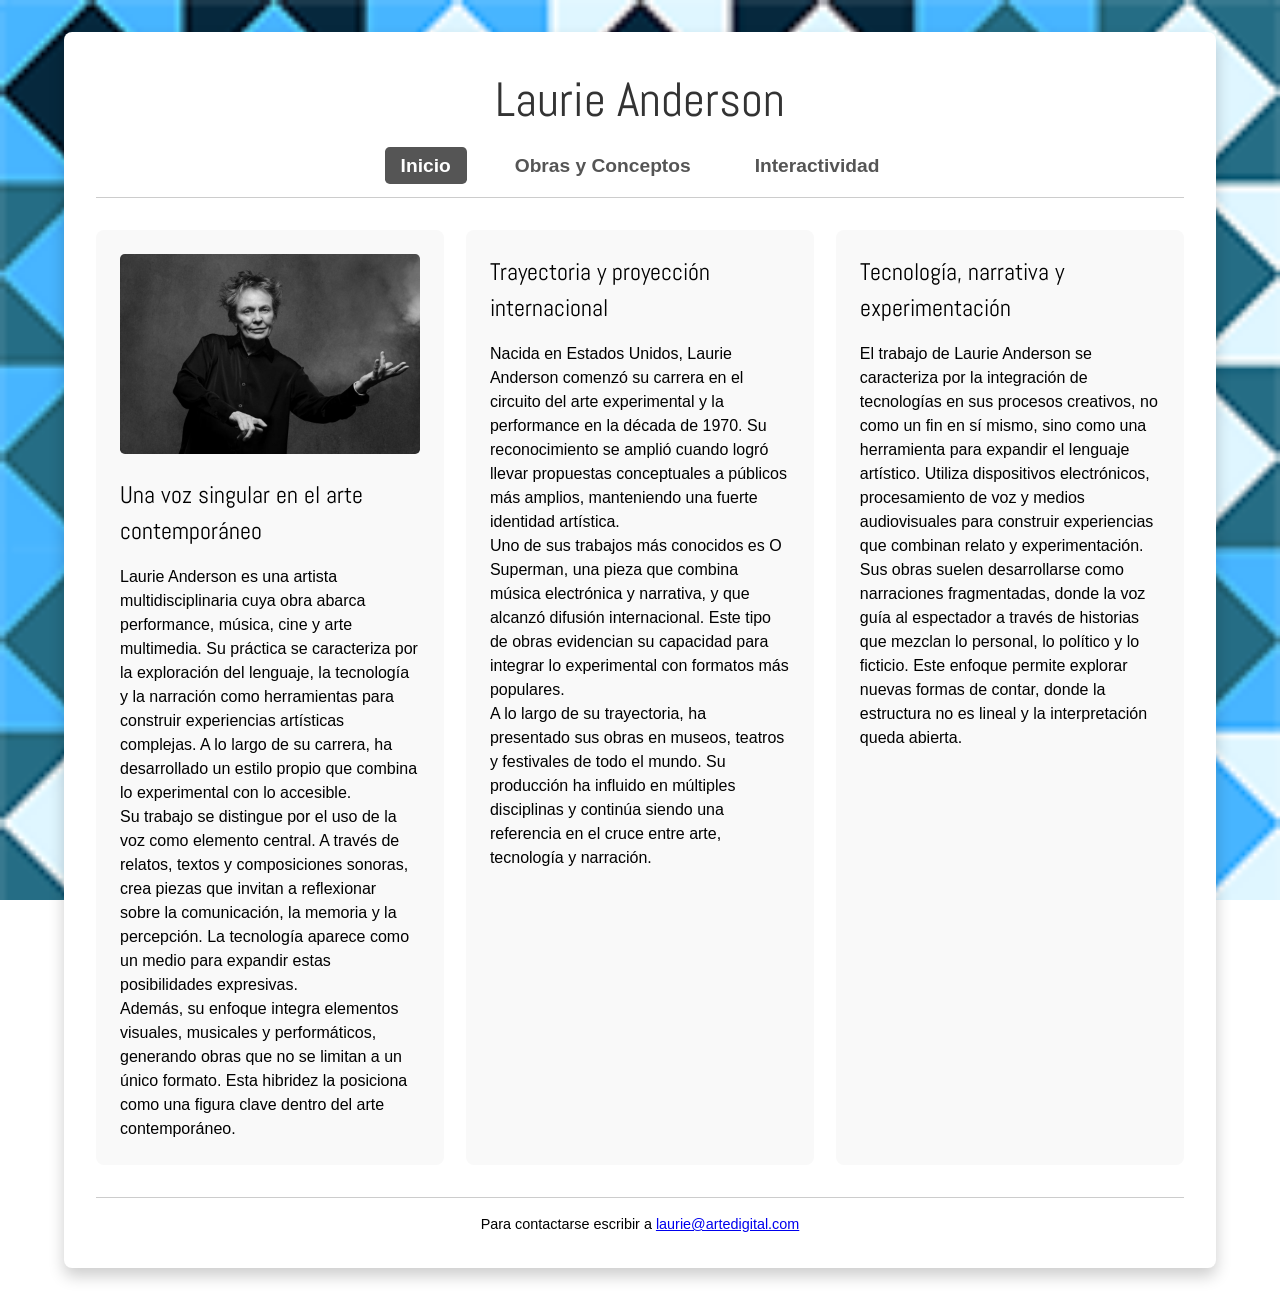
<file: index.html>
<!DOCTYPE html>
<html lang="es">
<head>
    <meta charset="UTF-8">
    <title>Laurie Anderson | Inicio</title>
    <link href="https://fonts.googleapis.com/css2?family=Abel&display=swap" rel="stylesheet">
    <link rel="stylesheet" href="css/estilos.css">
</head>
<body>
    <div class="contenedor">
        <header>
            <h1>Laurie Anderson</h1>
            <nav>
                <ul>
                    <li><a href="index.html" class="activo">Inicio</a></li>
                    <li><a href="galeria/index.html">Obras y Conceptos</a></li>
                    <li><a href="ejercicios/index.html">Interactividad</a></li>
                </ul>
            </nav>
        </header> <main class="layout-inicio">
        <section>
                <article>
                    <img src="materiales-tema2/anderson.jpg" alt="Foto de Laurie Anderson posando.">
                    <h2>Una voz singular en el arte contemporáneo</h2>
                    <p>Laurie Anderson es una artista multidisciplinaria cuya obra abarca performance, música, cine y arte multimedia. Su práctica se caracteriza por la exploración del lenguaje, la tecnología y la narración como herramientas para construir experiencias artísticas complejas. A lo largo de su carrera, ha desarrollado un estilo propio que combina lo experimental con lo accesible.</p>
                    <p>Su trabajo se distingue por el uso de la voz como elemento central. A través de relatos, textos y composiciones sonoras, crea piezas que invitan a reflexionar sobre la comunicación, la memoria y la percepción. La tecnología aparece como un medio para expandir estas posibilidades expresivas.</p>
                    <p>Además, su enfoque integra elementos visuales, musicales y performáticos, generando obras que no se limitan a un único formato. Esta hibridez la posiciona como una figura clave dentro del arte contemporáneo.</p>
                </article>

                <article>
                    <h2>Trayectoria y proyección internacional</h2>
                    <p>Nacida en Estados Unidos, Laurie Anderson comenzó su carrera en el circuito del arte experimental y la performance en la década de 1970. Su reconocimiento se amplió cuando logró llevar propuestas conceptuales a públicos más amplios, manteniendo una fuerte identidad artística.</p>
                    <p>Uno de sus trabajos más conocidos es O Superman, una pieza que combina música electrónica y narrativa, y que alcanzó difusión internacional. Este tipo de obras evidencian su capacidad para integrar lo experimental con formatos más populares.</p>
                    <p>A lo largo de su trayectoria, ha presentado sus obras en museos, teatros y festivales de todo el mundo. Su producción ha influido en múltiples disciplinas y continúa siendo una referencia en el cruce entre arte, tecnología y narración.</p>
                </article>

                <article>
                    <h2>Tecnología, narrativa y experimentación</h2>
                    <p>El trabajo de Laurie Anderson se caracteriza por la integración de tecnologías en sus procesos creativos, no como un fin en sí mismo, sino como una herramienta para expandir el lenguaje artístico. Utiliza dispositivos electrónicos, procesamiento de voz y medios audiovisuales para construir experiencias que combinan relato y experimentación.</p>
                    <p>Sus obras suelen desarrollarse como narraciones fragmentadas, donde la voz guía al espectador a través de historias que mezclan lo personal, lo político y lo ficticio. Este enfoque permite explorar nuevas formas de contar, donde la estructura no es lineal y la interpretación queda abierta.</p>
                </article>
            </section>
        <footer>
            <p>Para contactarse escribir a <a href="mailto:laurie@artedigital.com">laurie@artedigital.com</a></p>
        </footer>
    </div>
</body>
</html>
</file>
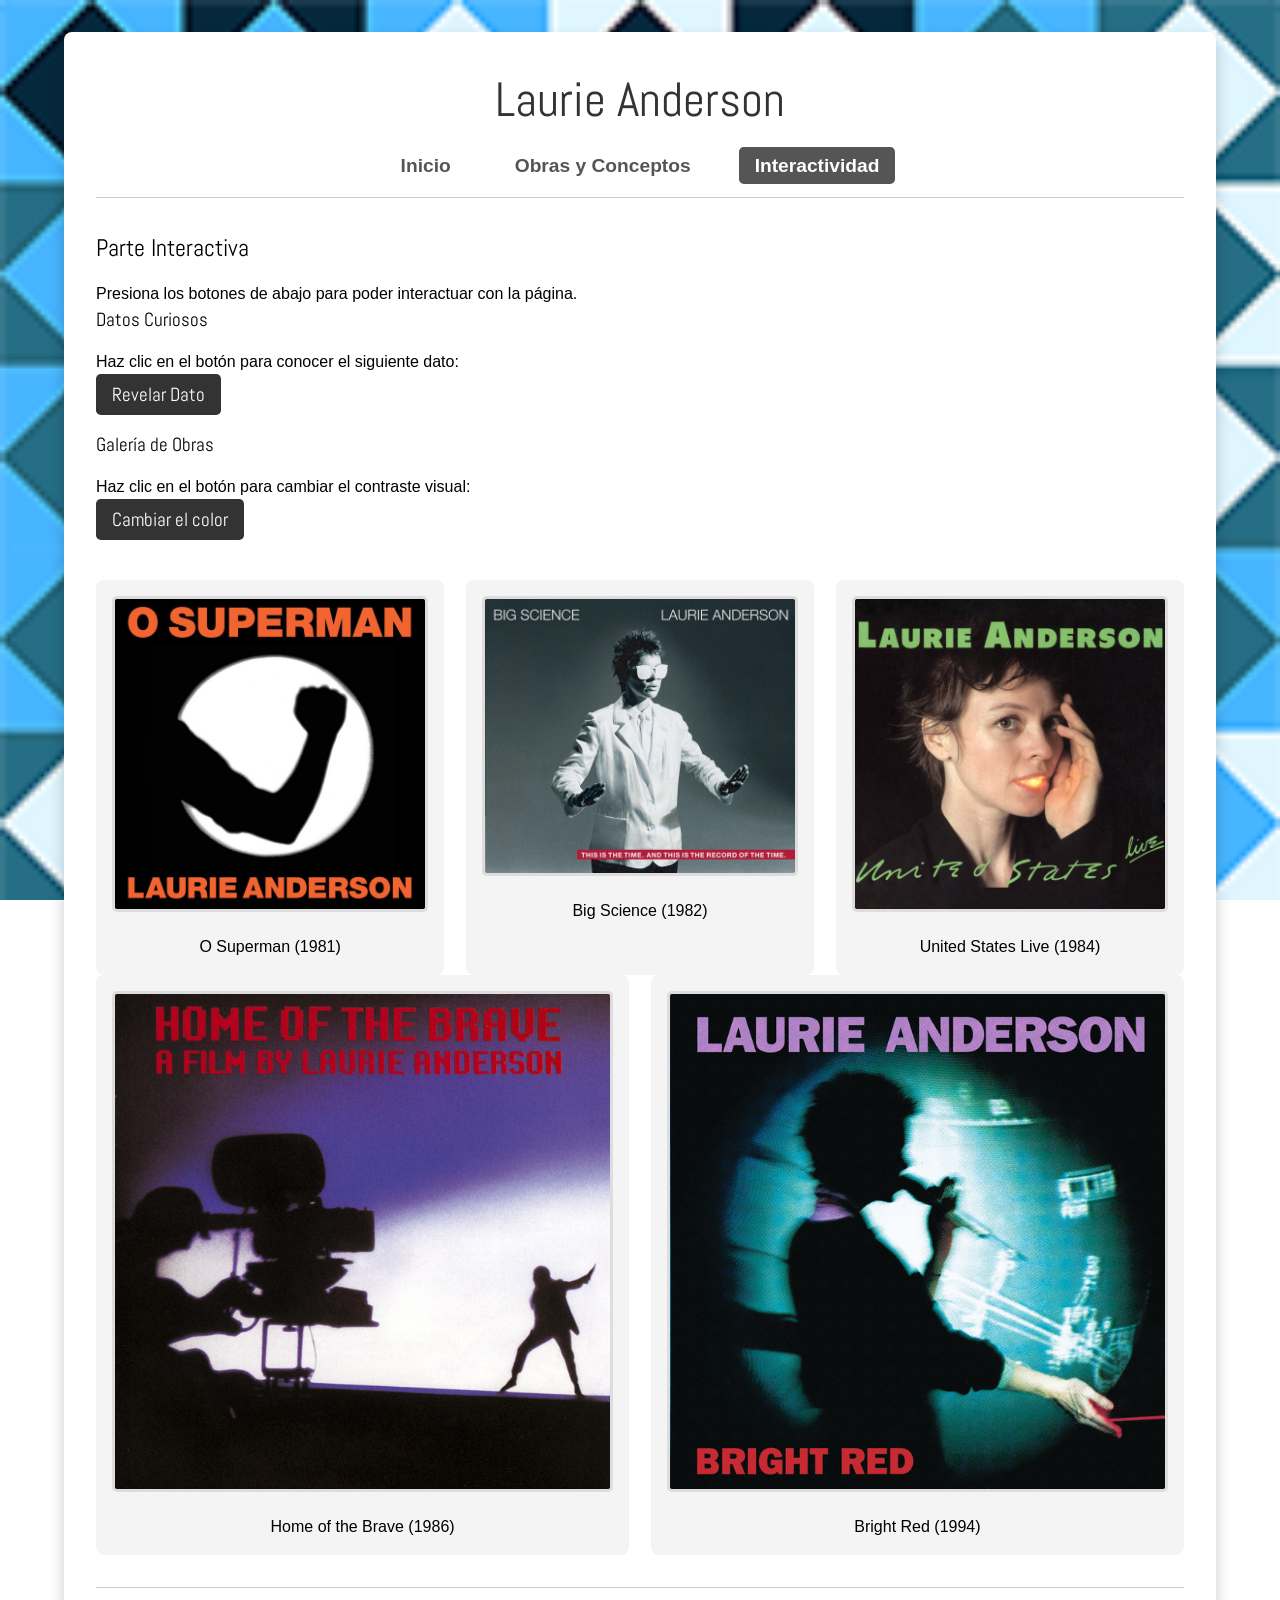
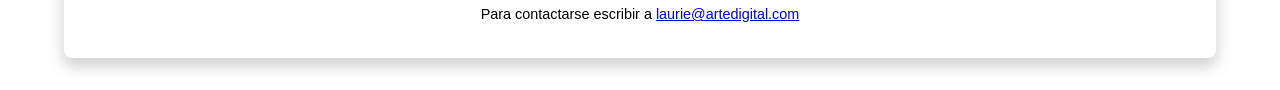
<file: ejercicios/index.html>
<!DOCTYPE html>
<html lang="es">
<head>
    <meta charset="UTF-8">
    <title>Interactividad | Laurie Anderson</title>
    <link href="https://fonts.googleapis.com/css2?family=Abel&display=swap" rel="stylesheet">
    <link rel="stylesheet" href="../css/estilos.css">
</head>
<body>
    <div class="contenedor">
        <header>
            <h1>Laurie Anderson</h1>
            <nav>
                <ul>
                    <li><a href="../index.html">Inicio</a></li>
                    <li><a href="../galeria/index.html">Obras y Conceptos</a></li>
                    <li><a href="index.html" class="activo">Interactividad</a></li>
                </ul>
            </nav>
        </header>
        <main>
            <h2>Parte Interactiva</h2>
            <p>Presiona los botones de abajo para poder interactuar con la página.</p>
            <section>
                <h3>Datos Curiosos</h3>
                <p>Haz clic en el botón para conocer el siguiente dato:</p>
                <button id="btn-dato">Revelar Dato</button>
            </section>

            <section>
                <h3>Galería de Obras</h3>
                <p>Haz clic en el botón para cambiar el contraste visual:</p>
                <button id="btn-tema">Cambiar el color</button>
                <div id="galeria-obras"></div>
            </section>
        </main>
        <footer>
            <p>Para contactarse escribir a <a href="mailto:laurie@artedigital.com">laurie@artedigital.com</a></p>
        </footer>
    </div>
    <script src="../js/script.js"></script>
</body>
</html>
</file>
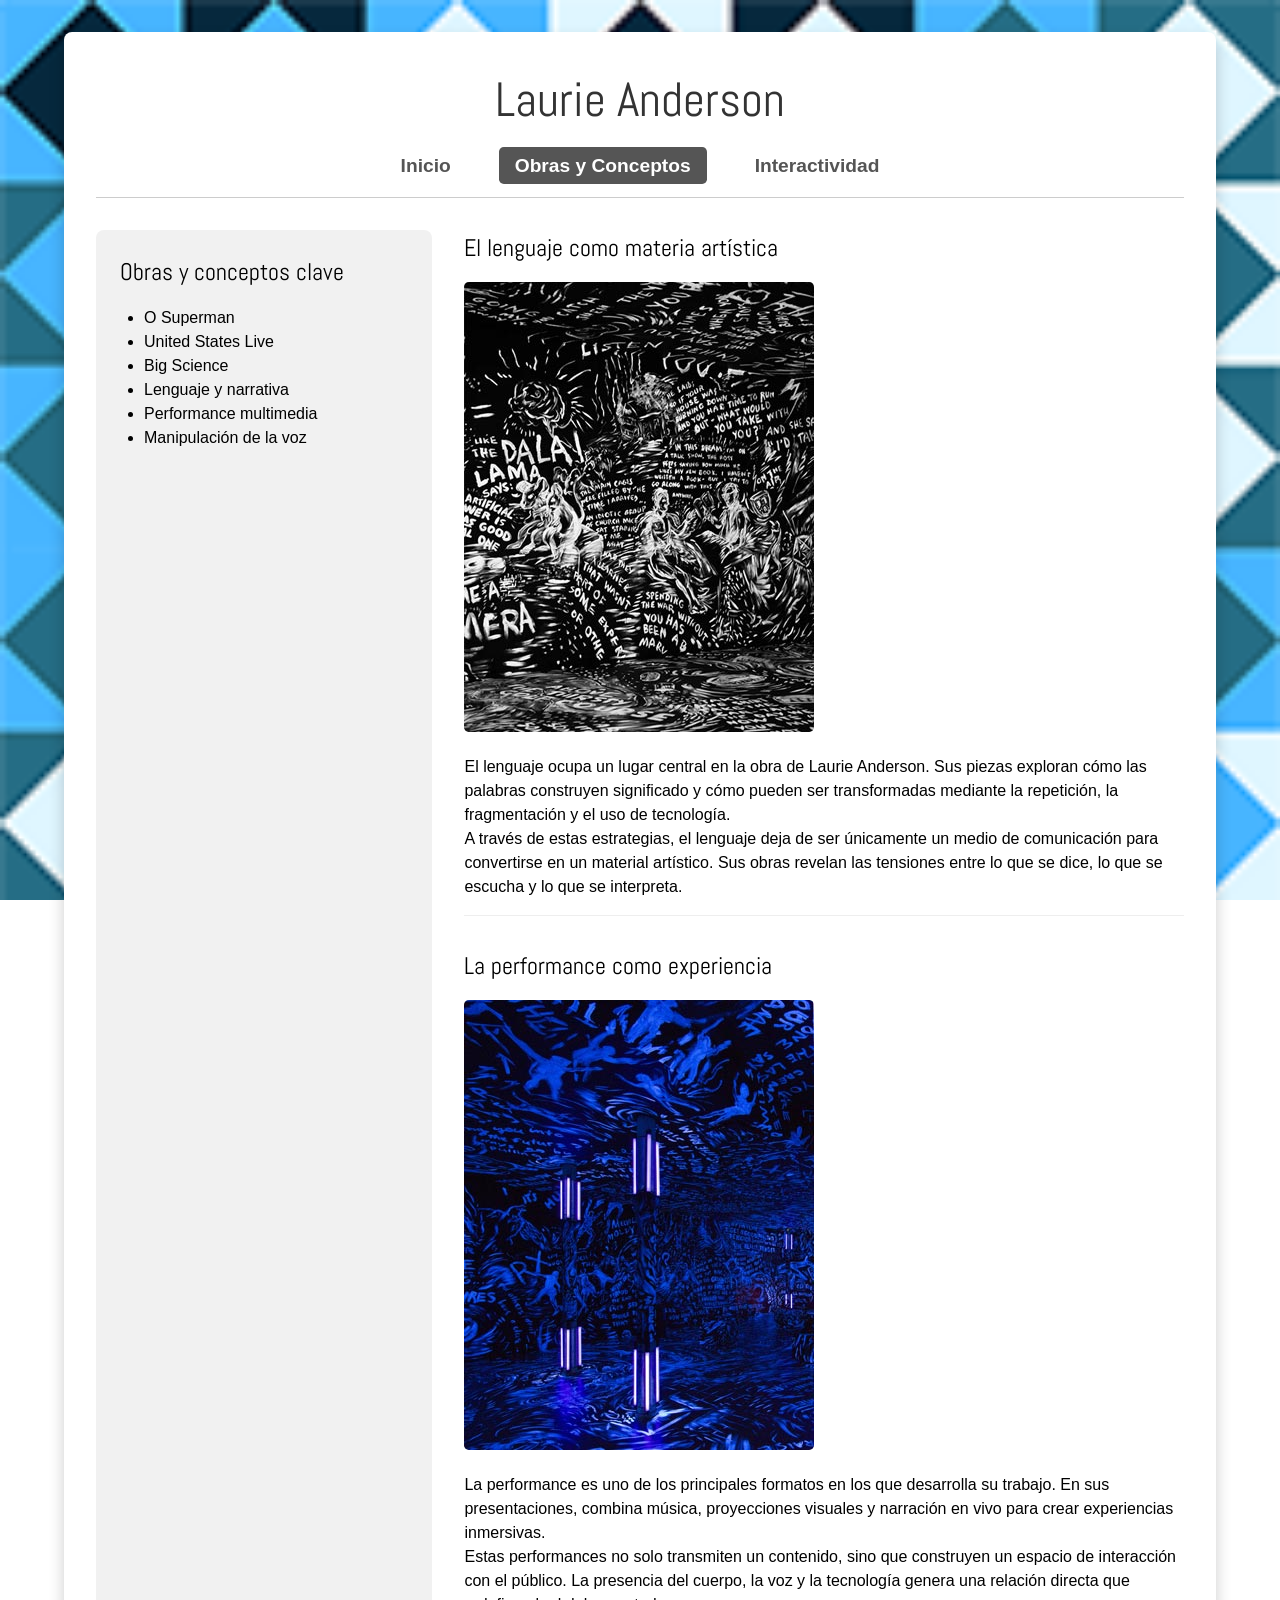
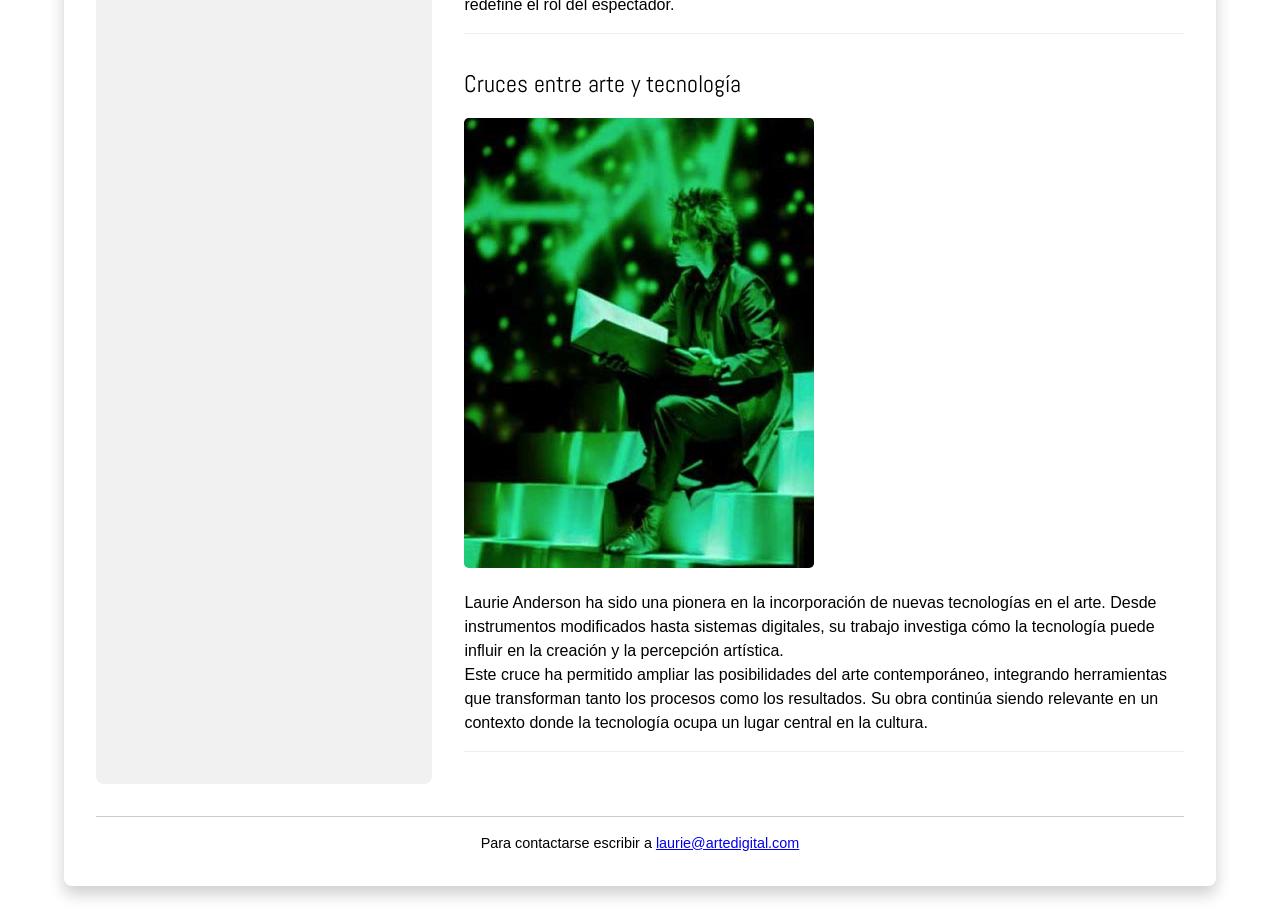
<file: galeria/index.html>
<!DOCTYPE html>
<html lang="es">
<head>
    <meta charset="UTF-8">
    <title>Obras y Conceptos | Laurie Anderson</title>
    <link href="https://fonts.googleapis.com/css2?family=Abel&display=swap" rel="stylesheet">
    <link rel="stylesheet" href="../css/estilos.css">
</head>
<body>
    <div class="contenedor">
        <header>
            <h1>Laurie Anderson</h1>
            <nav>
                <ul>
                    <li><a href="../index.html">Inicio</a></li>
                    <li><a href="index.html" class="activo">Obras y Conceptos</a></li>
                    <li><a href="../ejercicios/index.html">Interactividad</a></li>
                </ul>
            </nav>
        </header> <main class="layout-galeria">
        <main>
            <section>
                <aside>
                    <h2>Obras y conceptos clave</h2>
                    <ul class="lista-conceptos">
                        <li>O Superman</li>
                        <li>United States Live</li>
                        <li>Big Science</li>
                        <li>Lenguaje y narrativa</li>
                        <li>Performance multimedia</li>
                        <li>Manipulación de la voz</li>
                    </ul>
                </aside>
                <div>
                    <article>
                        <h2>El lenguaje como materia artística</h2>
                        <img src="../materiales-tema2/anderson-1.jpg" alt="The Weather de Laurie Anderson.">
                        <p>El lenguaje ocupa un lugar central en la obra de Laurie Anderson. Sus piezas exploran cómo las palabras construyen significado y cómo pueden ser transformadas mediante la repetición, la fragmentación y el uso de tecnología.</p>
                        <p>A través de estas estrategias, el lenguaje deja de ser únicamente un medio de comunicación para convertirse en un material artístico. Sus obras revelan las tensiones entre lo que se dice, lo que se escucha y lo que se interpreta.</p>
                    </article>

                    <article>
                        <h2>La performance como experiencia</h2>
                        <img src="../materiales-tema2/anderson-2.jpg" alt="The Chalkroom creada por Laurie Anderson y Hsin-Chien Huang.">
                        <p>La performance es uno de los principales formatos en los que desarrolla su trabajo. En sus presentaciones, combina música, proyecciones visuales y narración en vivo para crear experiencias inmersivas.</p>
                        <p>Estas performances no solo transmiten un contenido, sino que construyen un espacio de interacción con el público. La presencia del cuerpo, la voz y la tecnología genera una relación directa que redefine el rol del espectador.</p>
                    </article>

                    <article>
                        <h2>Cruces entre arte y tecnología</h2>
                        <img src="../materiales-tema2/anderson-3.jpg" alt="Laurie Anderson leyendo.">
                        <p>Laurie Anderson ha sido una pionera en la incorporación de nuevas tecnologías en el arte. Desde instrumentos modificados hasta sistemas digitales, su trabajo investiga cómo la tecnología puede influir en la creación y la percepción artística.</p>
                        <p>Este cruce ha permitido ampliar las posibilidades del arte contemporáneo, integrando herramientas que transforman tanto los procesos como los resultados. Su obra continúa siendo relevante en un contexto donde la tecnología ocupa un lugar central en la cultura.</p>
                    </article>
                </div>
            </section>
        </main>
        <footer>
            <p>Para contactarse escribir a <a href="mailto:laurie@artedigital.com">laurie@artedigital.com</a></p>
        </footer>
    </div>
</body>
</html>
</file>
<file: css/estilos.css>
/* =========================================
   ESTILOS GENERALES Y RESET
========================================= */
* {
    margin: 0;
    padding: 0;
    box-sizing: border-box;
}

body {
    /* Tipografía base para textos comunes (NO es Abel) */
    font-family: Arial, Helvetica, sans-serif;
    font-size: 1rem;
    line-height: 1.5;
    
    /* Fondo con la imagen solicitada */
    background-image: url('../materiales-tema2/fondo.png');
    background-size: cover;
    background-attachment: fixed;
    
    /* FLEXBOX para centrar el contenedor horizontalmente */
    display: flex;
    justify-content: center;
    padding: 2rem 0; /* Margen superior e inferior para visualizar el fondo */
}

/* Tipografía de Google SOLO en títulos y destacados */
h1, h2, h3, .destacado {
    font-family: 'Abel', sans-serif;
    font-weight: 400;
    margin-bottom: 1rem;
}

/* =========================================
   CONTENEDOR PRINCIPAL
========================================= */
.contenedor {
    width: 90%; /* Porcentaje como pide la consigna */
    max-width: 75rem; /* rem como pide la consigna */
    background-color: #ffffff; /* Color sólido para dar legibilidad sobre el fondo */
    padding: 2rem;
    border-radius: 0.5rem;
    box-shadow: 0 0.5rem 1rem rgba(0,0,0,0.2);
    /* Transición suave por si JavaScript cambia los colores */
    transition: background-color 0.5s, color 0.5s; 
}

/* =========================================
   ENCABEZADO Y NAVEGACIÓN
========================================= */
header {
    text-align: center;
    margin-bottom: 2rem;
    border-bottom: 0.1rem solid #ccc;
    padding-bottom: 1rem;
}

header h1 {
    font-size: 3rem;
    color: #333;
}

nav ul {
    list-style: none;
    /* FLEXBOX para menú de navegación horizontal */
    display: flex;
    justify-content: center;
    gap: 2rem; 
}

nav a {
    text-decoration: none;
    color: #555;
    font-size: 1.2rem;
    font-weight: bold;
    padding: 0.5rem 1rem;
    border-radius: 0.3rem;
    transition: all 0.3s;
}

/* Estados del link (Hover y Activo) */
nav a:hover {
    background-color: #333;
    color: #fff;
}

nav a.activo {
    background-color: #555;
    color: #fff;
}

/* =========================================
   IMÁGENES
========================================= */
img {
    max-width: 100%;
    height: auto;
    border-radius: 0.3rem;
    margin-bottom: 1rem;
}

/* =========================================
   LAYOUT 1: INICIO (3 Columnas Iguales)
========================================= */
.layout-inicio section {
    /* FLEXBOX para 3 columnas */
    display: flex;
    justify-content: space-between;
    gap: 2%; 
}

.layout-inicio article {
    flex: 1; /* Esto obliga a que las 3 columnas midan exactamente lo mismo */
    background-color: #f9f9f9;
    padding: 1.5rem;
    border-radius: 0.5rem;
}

/* =========================================
   LAYOUT 2: GALERÍA (2 Columnas Diferentes)
========================================= */
.layout-galeria section {
    /* FLEXBOX para 2 columnas */
    display: flex;
    gap: 3%;
}

.layout-galeria aside {
    flex: 1; /* Columna más angosta */
    background-color: #f1f1f1;
    padding: 1.5rem;
    border-radius: 0.5rem;
}

.layout-galeria aside ul {
    margin-left: 1.5rem;
}

.layout-galeria div {
    flex: 2.5; /* Columna más ancha (2.5 veces más grande que el aside) */
}

.layout-galeria article {
    margin-bottom: 2rem;
    padding-bottom: 1rem;
    border-bottom: 0.1rem solid #eee;
}

/* =========================================
   LAYOUT 3: INTERACTIVIDAD & GALERÍA JS
========================================= */
button {
    font-family: 'Abel', sans-serif;
    font-size: 1.2rem;
    padding: 0.5rem 1rem;
    margin-bottom: 1rem;
    cursor: pointer;
    background-color: #333;
    color: white;
    border: none;
    border-radius: 0.3rem;
}

button:hover {
    background-color: #555;
}

/* Galería inyectada por JS */
#galeria-obras {
    display: flex;
    flex-wrap: wrap; /* Permite que las imágenes bajen a la siguiente línea */
    gap: 2%;
    margin-top: 1.5rem;
}

#galeria-obras div {
    flex: 1 1 30%; /* Tamaño base del 30% para formar una grilla */
    text-align: center;
    background-color: #f4f4f4;
    padding: 1rem;
    border-radius: 0.5rem;
}

#galeria-obras img {
    border: 0.2rem solid #ddd;
}

/* =========================================
   PIE DE PÁGINA
========================================= */
footer {
    text-align: center;
    margin-top: 2rem;
    padding-top: 1rem;
    border-top: 0.1rem solid #ccc;
    font-size: 0.9rem;
}
</file>
